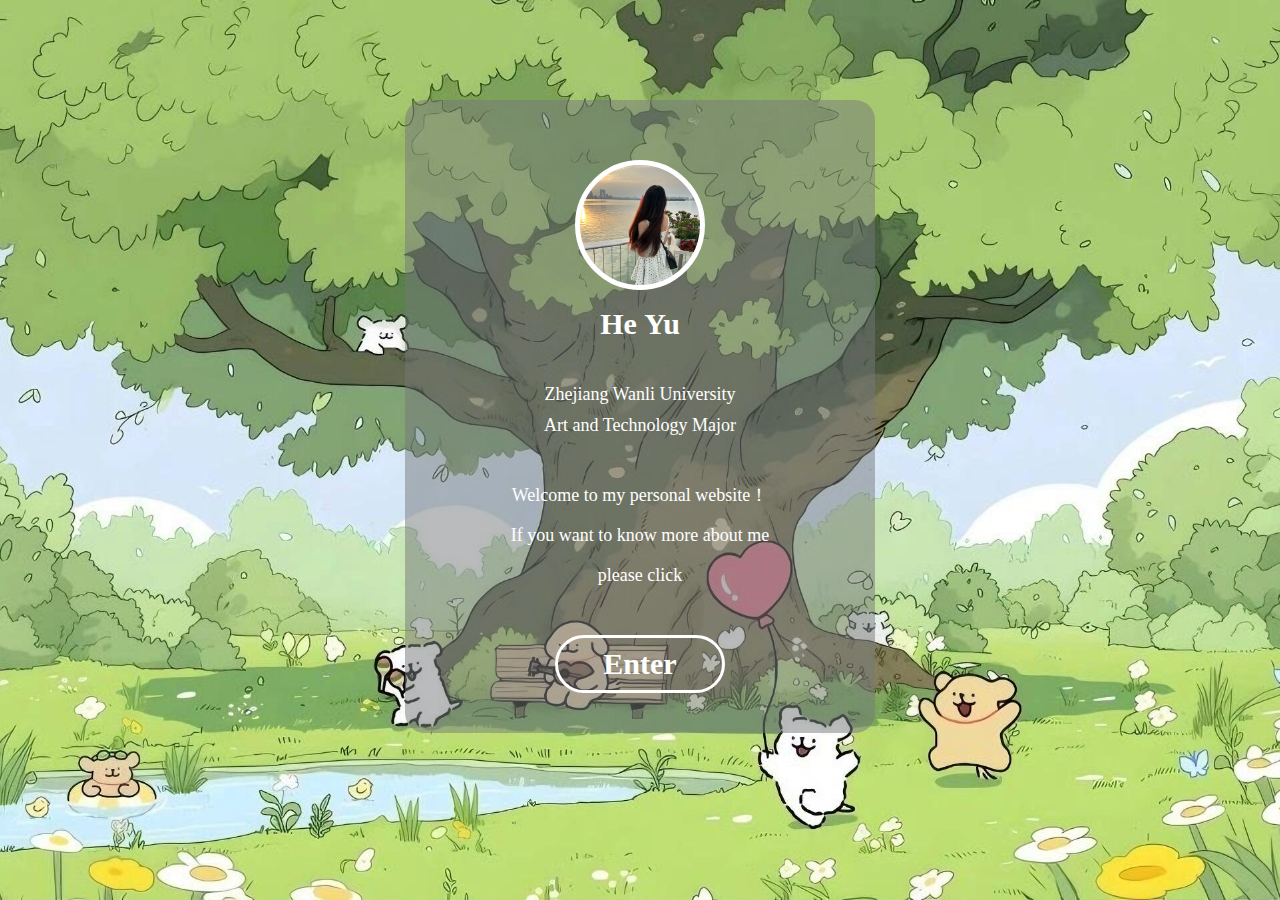
<file: docs/index.html>
<!DOCTYPE html>
<html>
	<head>
		<meta charset="utf-8">
		<title>欢迎来到我的首页</title>
		<link rel="stylesheet" href="css/index.css" />
		<link rel="stylesheet" href="css/base.css" />
	</head>
	<body>
		<div id="bkground">
			<div class="my-information">
				<i></i>
				<h3>He&nbsp;Yu</h3>
				<h4>Zhejiang Wanli University</h4>
				<h5>Art and Technology Major</h5>
				<p>Welcome to my personal website！</p>
				<p>If you want to know more about me</p>
				<p>please click</p>
				<a href="./html/home.html">&nbsp;&nbsp;Enter&nbsp;&nbsp;</a>
			</div>
		</div>
	</body>
</html>
</file>
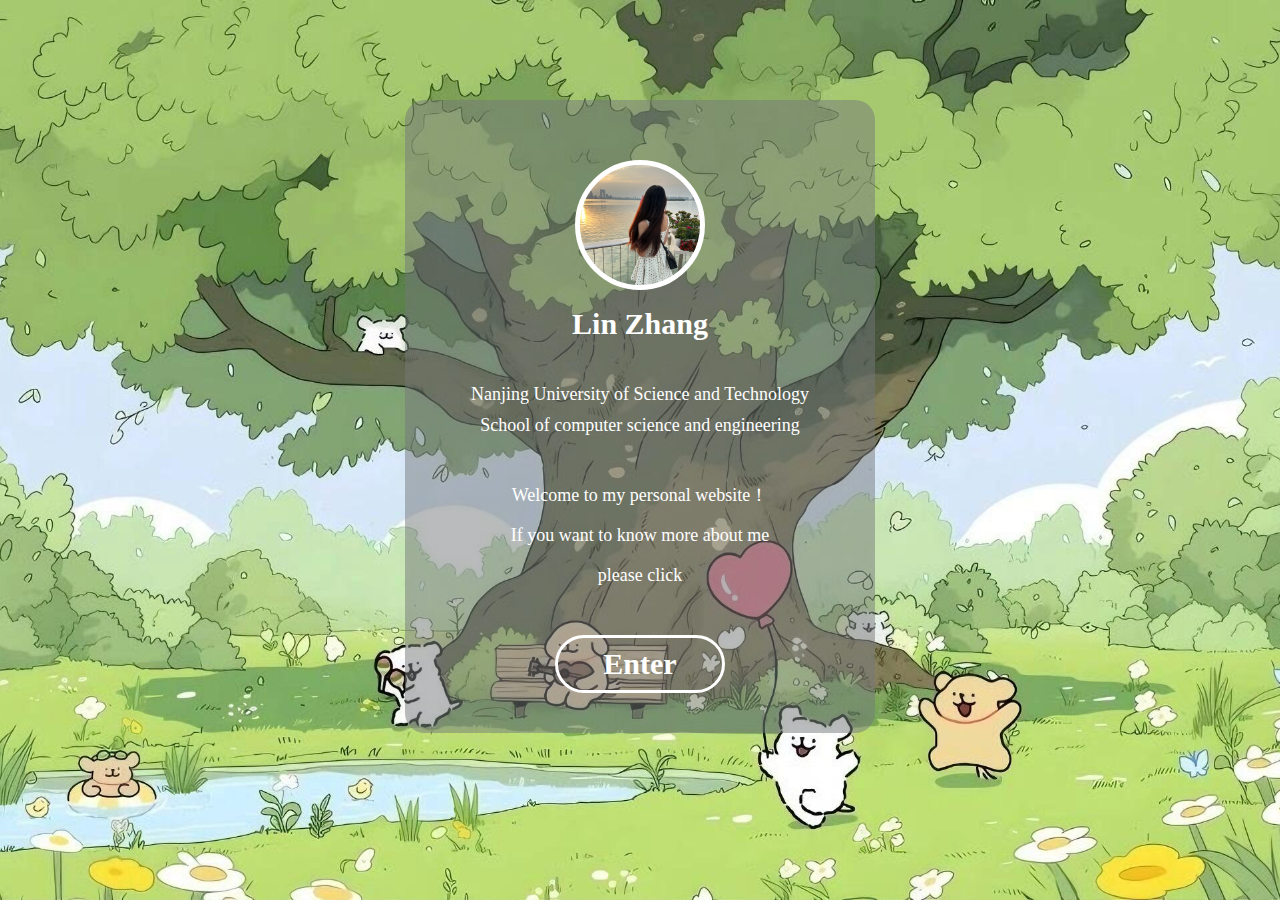
<file: MyIntroduction/index.html>
<!DOCTYPE html>
<html>
	<head>
		<meta charset="utf-8">
		<title>欢迎来到我的首页</title>
		<link rel="stylesheet" href="css/index.css" />
		<link rel="stylesheet" href="css/base.css" />
	</head>
	<body>
		<div id="bkground">
			<div class="my-information">
				<i></i>
				<h3>Lin&nbsp;Zhang</h3>
				<h4>Nanjing University of Science and Technology</h4>
				<h5>School of computer science and engineering</h5>
				<p>Welcome to my personal website！</p>
				<p>If you want to know more about me</p>
				<p>please click</p>
				<a href="./html/home.html">&nbsp;&nbsp;Enter&nbsp;&nbsp;</a>
			</div>
		</div>
	</body>
</html>
</file>
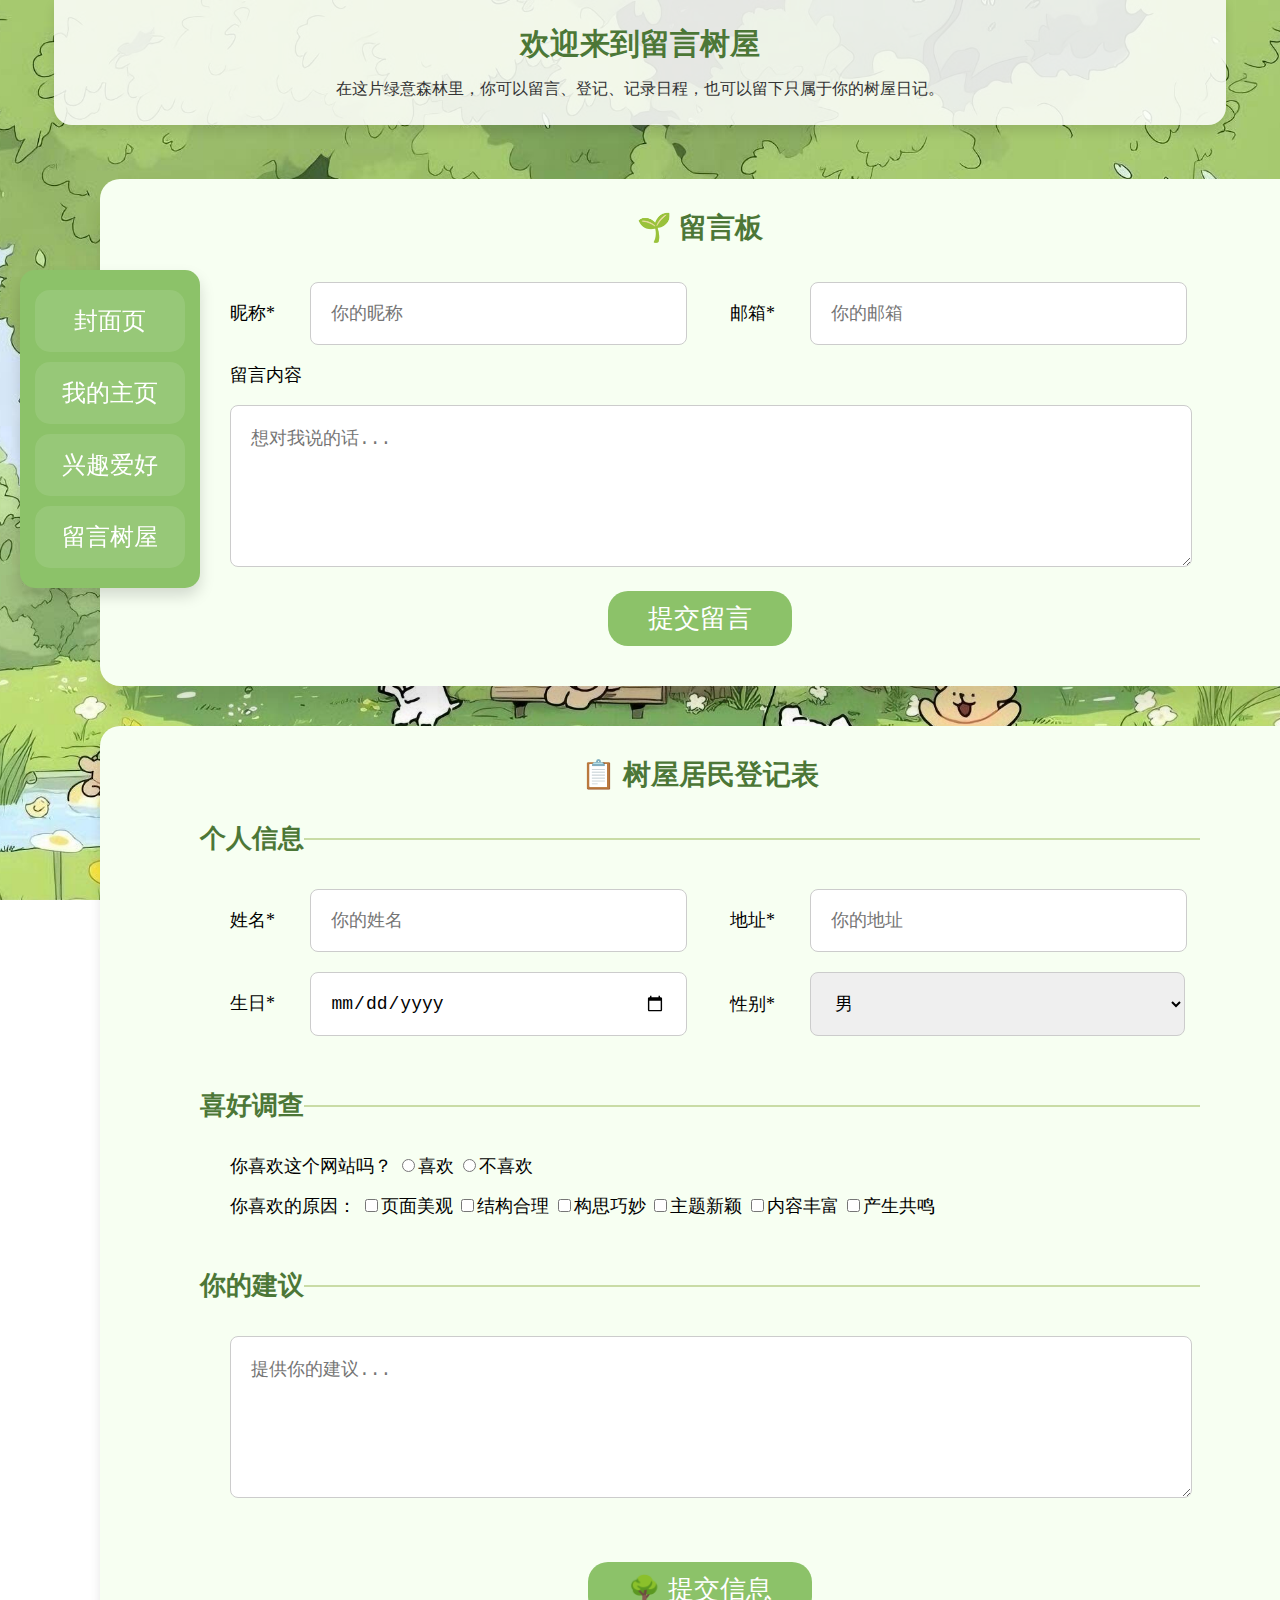
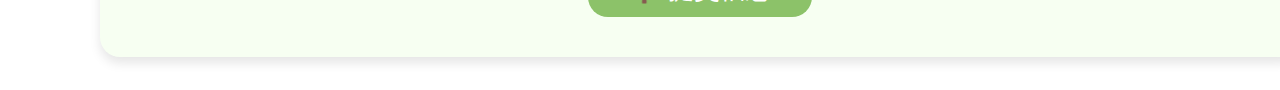
<file: docs/html/message.html>
<!DOCTYPE html>
<html>
	<head>
		<meta charset="utf-8" />
		<title>欢迎来到留言树屋</title>
		<link rel="stylesheet" href="../css/message.css" />
		<link rel="stylesheet" href="../css/base.css" />
	</head>
	<body>
		<div id="header">
			<div class="message-header">
				<h1>欢迎来到留言树屋</h1>
				<p>在这片绿意森林里，你可以留言、登记、记录日程，也可以留下只属于你的树屋日记。</p>
			</div>
		</div>
		<!-- 留言板 -->
		<div id="board1">
			<div class="form-section">
				<h2>🌱 留言板</h2>
				<form class="message-form">
					<div class="block1">
						<label for="user">昵称*</label>
						<input id="user" type="text"  placeholder="你的昵称" required="required"/>
					</div>
					<div class="block1">
						<label for="mail">邮箱*</label>
						<input id="mail" type="email" placeholder="你的邮箱" required="required"/>
					</div>
					<div class="block2">
						<label>留言内容</label>
						<textarea placeholder="想对我说的话..." rows="6" required="required"></textarea>
					</div>
					<div class="submit">
						<button type="submit">提交留言</button>
					</div>
				</form>
			</div>
		</div>
		<!-- 个人信息登记处 -->
		<div id="board2">
			<div class="form-section">
				<h2>📋 树屋居民登记表</h2>
				<form class="info-form">
					<div class="form1">
						<fieldset>
							<legend>个人信息</legend>
							<div class="block1">
								<label for="name">姓名*</label>
								<input id="name" type="text"  placeholder="你的姓名" required="required"/>
							</div>
							<div class="block1">
								<label for="address">地址*</label>
								<input id="address" type="text" placeholder="你的地址" required="required"/>
							</div>
							<div class="block1">
								<label for="date">生日*</label>
								<input id="date" type="date" required="required"/>
							</div>
							<div class="block1">
								<label>性别*</label>
								<select>
									<option>男</option>
									<option>女</option>
								</select>
							</div>
						</fieldset>
					</div>
					<div class="form2">
						<fieldset>
							<legend>喜好调查</legend>
							<p>你喜欢这个网站吗？
							<input type="radio" name="like">喜欢
							<input type="radio" name="like">不喜欢
							</p>
							<p>你喜欢的原因：
							<input type="checkbox">页面美观
							<input type="checkbox">结构合理
							<input type="checkbox">构思巧妙
							<input type="checkbox">主题新颖
							<input type="checkbox">内容丰富
							<input type="checkbox">产生共鸣
							</p>
						</fieldset>
					</div>
					<div class="form3">
						<fieldset>
							<legend>你的建议</legend>
							<textarea placeholder="提供你的建议..." rows="6" required="required"></textarea>
						</fieldset>
					</div>
					<div class="submit">
						<button type="submit">🌳 提交信息</button>
					</div>
				</form>
			</div>
		</div>
		<!-- 悬浮导航 -->
		<div class="box">
			<a href="../index.html">封面页</a>
			<a href="home.html">我的主页</a>
			<a href="detail.html">兴趣爱好</a>
			<a href="message.html" class="active">留言树屋</a>
		</div>
</body>
</html>
</file>
<file: docs/css/index.css>
body {
	margin: 0;
	padding: 0;
	font-family: "微软雅黑";
	background: url(../img/bk.jpeg) no-repeat center center fixed;
	background-size: cover;
}
#bkground{
	padding-top: 100px;
	text-align: center;
}
#bkground .my-information{
	width: 450px;
	height: auto;
	margin: 0 auto;
	padding: 130px 10px 40px 10px;
	position: relative;
	/* 设置透明度(最后一个参数) */
	background: rgba(116, 120, 122, 0.5);
	border-radius: 20px;
}
#bkground .my-information i{
	background: url(../img/头像.JPG)no-repeat center center;
	background-size: cover;
	width: 120px;
	height: 120px;
	display: inline-block;
	border-radius: 50%;
	border: 5px solid white;
	margin-top: -70px;
}
#bkground .my-information h3{
	font-size: 30px;
	color: white;
	font-weight: 700;
	line-height: 60px;
}
#bkground .my-information h4{
	font-size: 18px;
	color: white;
	font-weight: 400;
	padding-top: 30px;
} 
#bkground .my-information h5{
	font-size: 18px;
	font-weight: 400;
	color: white;
	line-height: 40px;
	padding-bottom: 20px;
} 
#bkground .my-information p{
	font-size: 18px;
	line-height: 20px;
	width: 80%;
	color: white;
	text-align: center;
	margin: 20px auto;
}
#bkground .my-information a {
  display: inline-block;
  font-size: 30px;
  font-weight: bold;
  color: white;
  border: 3px solid white;
  border-radius: 30px;
  padding: 9px 30px;
  margin-top: 30px;
  text-decoration: none;
  transition: all 0.3s ease;
}
#bkground .my-information a:hover {
  background-color: white;
  color: #8cc269;
  transform: scale(1.05);
}
</file>
<file: docs/css/base.css>
/* 公共样式 */
html,body,ul,li,ol,dl,dd,dt,p,h1,h2,h3,h4,h5,h6,form,fieldset,legend,img{
	margin: 0;
	padding: 0;
}
li{
	list-style: none;
}
a{
	text-decoration: none;
	color: #89898b;
}
i,em{
	font-style: normal;
}
b,strong{
	font-weight: normal;
}
/* 高度坍塌 */
.clearfix:after,
.clearfix:before{
	content: "";
	display: block;
	clear: both;
	overflow: hidden;
	visibility: hidden;
	height: 0;
}
/* 以上均为通用设置 */

/* 左侧固定悬浮框 */
.box {
	width: 180px;
	position: fixed;
	left: 20px;
	top: 270px;
	z-index: 99;
	background-color: #8cc269;
	border-radius: 15px;
	box-shadow: 0 8px 15px rgba(0, 0, 0, 0.15);
	padding: 10px 0;
	text-align: center;
}
.box a {
	display: block;
	padding: 15px 0;
	margin: 10px 15px;
	color: #fff;
	text-decoration: none;
	font-size: 24px;
	border-radius: 15px;
	background-color: rgba(255, 255, 255, 0.1);
	transition: background-color 0.3s, transform 0.2s;
}
.box a:active{
	background-color: #ffffff;
	color: #8cc269;
	transform: scale(1.05);
	font-weight: bold;
}
.box a:hover {
	background-color: #ffffff;
	color: #8cc269;
	transform: scale(1.05);
	font-weight: bold;
}
/* 右侧固定悬浮框 */
.box-right {
	width: 70px;
	height: 70px;
	position: fixed;
	right: 70px;
	bottom: 70px;
	z-index: 99;
	background: url(../img/返回顶部.png) no-repeat;
	background-size: 75px;
	background-position-x: -2px;
	background-position-y: -2px;
	border-radius: 70px;
	box-shadow: 0 8px 16px rgba(0, 0, 0, 0.15);
}
.box-right:hover{
	background-position-y: -80px;
}
.box-right a{
	display: block;
	width: 70px;
	height: 70px;
}

/* 尾部固定尾页 */
#footer {
	width: 100%;
	text-align: center;
	font-size: 1vw;
	background-color: #e0f5df;
	padding: 1.5vw 0;
	margin-top: 3vw;
	color: #444;
	line-height: 2vw；
}
#footer a {
	font-size: 1.2vw;
	color: #4c7737;
	text-decoration: none;
	margin: 0 0.5vw;
}
#footer a:hover {
  text-decoration: underline;
}
#footer p{
	line-height: 3vw;
	font-size: 1.2vw;
}
</file>
<file: MyIntroduction/css/index.css>
body {
	margin: 0;
	padding: 0;
	font-family: "微软雅黑";
	background: url(../img/bk.jpeg) no-repeat center center fixed;
	background-size: cover;
}
#bkground{
	padding-top: 100px;
	text-align: center;
}
#bkground .my-information{
	width: 450px;
	height: auto;
	margin: 0 auto;
	padding: 130px 10px 40px 10px;
	position: relative;
	/* 设置透明度(最后一个参数) */
	background: rgba(116, 120, 122, 0.5);
	border-radius: 20px;
}
#bkground .my-information i{
	background: url(../img/头像.JPG)no-repeat center center;
	background-size: cover;
	width: 120px;
	height: 120px;
	display: inline-block;
	border-radius: 50%;
	border: 5px solid white;
	margin-top: -70px;
}
#bkground .my-information h3{
	font-size: 30px;
	color: white;
	font-weight: 700;
	line-height: 60px;
}
#bkground .my-information h4{
	font-size: 18px;
	color: white;
	font-weight: 400;
	padding-top: 30px;
} 
#bkground .my-information h5{
	font-size: 18px;
	font-weight: 400;
	color: white;
	line-height: 40px;
	padding-bottom: 20px;
} 
#bkground .my-information p{
	font-size: 18px;
	line-height: 20px;
	width: 80%;
	color: white;
	text-align: center;
	margin: 20px auto;
}
#bkground .my-information a {
  display: inline-block;
  font-size: 30px;
  font-weight: bold;
  color: white;
  border: 3px solid white;
  border-radius: 30px;
  padding: 9px 30px;
  margin-top: 30px;
  text-decoration: none;
  transition: all 0.3s ease;
}
#bkground .my-information a:hover {
  background-color: white;
  color: #8cc269;
  transform: scale(1.05);
}
</file>
<file: MyIntroduction/css/base.css>
/* 公共样式 */
html,body,ul,li,ol,dl,dd,dt,p,h1,h2,h3,h4,h5,h6,form,fieldset,legend,img{
	margin: 0;
	padding: 0;
}
li{
	list-style: none;
}
a{
	text-decoration: none;
	color: #89898b;
}
i,em{
	font-style: normal;
}
b,strong{
	font-weight: normal;
}
/* 高度坍塌 */
.clearfix:after,
.clearfix:before{
	content: "";
	display: block;
	clear: both;
	overflow: hidden;
	visibility: hidden;
	height: 0;
}
/* 以上均为通用设置 */

/* 左侧固定悬浮框 */
.box {
	width: 180px;
	position: fixed;
	left: 20px;
	top: 270px;
	z-index: 99;
	background-color: #8cc269;
	border-radius: 15px;
	box-shadow: 0 8px 15px rgba(0, 0, 0, 0.15);
	padding: 10px 0;
	text-align: center;
}
.box a {
	display: block;
	padding: 15px 0;
	margin: 10px 15px;
	color: #fff;
	text-decoration: none;
	font-size: 24px;
	border-radius: 15px;
	background-color: rgba(255, 255, 255, 0.1);
	transition: background-color 0.3s, transform 0.2s;
}
.box a:active{
	background-color: #ffffff;
	color: #8cc269;
	transform: scale(1.05);
	font-weight: bold;
}
.box a:hover {
	background-color: #ffffff;
	color: #8cc269;
	transform: scale(1.05);
	font-weight: bold;
}
/* 右侧固定悬浮框 */
.box-right {
	width: 70px;
	height: 70px;
	position: fixed;
	right: 70px;
	bottom: 70px;
	z-index: 99;
	background: url(../img/返回顶部.png) no-repeat;
	background-size: 75px;
	background-position-x: -2px;
	background-position-y: -2px;
	border-radius: 70px;
	box-shadow: 0 8px 16px rgba(0, 0, 0, 0.15);
}
.box-right:hover{
	background-position-y: -80px;
}
.box-right a{
	display: block;
	width: 70px;
	height: 70px;
}

/* 尾部固定尾页 */
#footer {
	width: 100%;
	text-align: center;
	font-size: 1vw;
	background-color: #e0f5df;
	padding: 1.5vw 0;
	margin-top: 3vw;
	color: #444;
	line-height: 2vw；
}
#footer a {
	font-size: 1.2vw;
	color: #4c7737;
	text-decoration: none;
	margin: 0 0.5vw;
}
#footer a:hover {
  text-decoration: underline;
}
#footer p{
	line-height: 3vw;
	font-size: 1.2vw;
}
</file>
<file: docs/css/message.css>
body {
	margin: 0;
	padding: 0;
	font-family: "微软雅黑";
	background: url(../img/bk.jpeg) no-repeat center center fixed;
	background-size: cover;
	overflow-x: hidden; /* 防止横向滚动条 */
}
#header {
	width: 100%;
}
#header .message-header {
	width: 1100px;
	margin: 0 auto 34px;
	padding: 24px 36px;
	background-color: rgba(255, 255, 255, 0.85);
	border-radius: 0 0 18px 18px;
	font-family: "微软雅黑";
	box-shadow: 0 6px 12px rgba(0,0,0,0.1);
	color: #333;
	text-align: center;
}
#header .message-header h1 {
	color: #4c7737;
	font-size: 30px;
	margin-bottom: 12px;
}
#header .message-header p{
	line-height: 24px;
	font-size: 16px;
}

#board1 {
	width: 1200px;
	margin: auto;
	padding: 10px 100px;
	/* background-color: rgba(255, 255, 255, 0.85); */
}
#board1 .form-section {
	margin: 10px auto;
	background-color: #f7fff2;
	/* background-color: rgba(255, 255, 255, 0.9); */
	border-radius: 20px;
	padding: 30px 100px;
	box-shadow: 0 20px 20px rgba(0,0,0,0.1);
}
#board1 .form-section h2 {
	text-align: center;
	color: #4c7737;
	font-size: 28px;
	margin-bottom: 25px;
}
#board1 .form-section .message-form{
	margin: 0 auto;
	font-size: 18px;
	line-height: 40px;
}
#board1 .form-section .message-form .block1{
	width: 500px;
	float: left;
}
#board1 .form-section .message-form label {
	padding: 30px;
}
#board1 .form-section .message-form input {
	width: 335px;
	margin: 10px auto;
	padding: 20px;
	font-size: 18px;
	border: 1px solid #ccc;
	border-radius: 8px;
}
#board1 .form-section .message-form textarea {
	width: 920px;
	margin-top: 10px;
	margin-left: 30px;
	padding: 20px;
	font-size: 18px;
	border: 1px solid #ccc;
	border-radius: 8px;
}
#board1 .form-section .message-form .submit {
	text-align: center;
}
#board1 .form-section .message-form button {
	margin: 10px auto;
	padding: 10px 40px;
	font-size: 26px;
	color: white;
	background-color: #8cc269;
	border: none;
	border-radius: 20px;
}
#board1 .form-section .message-form button:hover {
	background-color: #6ea24b;
}

#board2 {
	width: 1200px;
	margin: auto;
	padding: 10px 100px;
}
#board2 .form-section {
	margin: 10px auto;
	background-color: #f7fff2;
	/* background-color: rgba(255, 255, 255, 0.9); */
	border-radius: 20px;
	padding: 30px 100px;
	box-shadow: 0 0.4vw 0.8vw rgba(0,0,0,0.1);
}
#board2 .form-section h2 {
	text-align: center;
	color: #4c7737;
	font-size: 28px;
	margin-bottom: 25px;
}
#board2 .form-section .info-form{
	margin: 0 auto;
	font-size: 18px;
	line-height: 40px;
}
#board2 .form-section .info-form fieldset {
	border: none;
	border-top: 2px solid #c9dca6;
	margin: 20px 0;
	padding: 20px 0;
}
#board2 .form-section .info-form fieldset legend {
	font-weight: bold;
	color: #4c7737;
	font-size: 26px;
}
#board2 .form-section .info-form fieldset label {
	padding: 30px;
}
#board2 .form-section .info-form .form1 fieldset .block1{
	width: 500px;
	float: left;
}
#board2 .form-section .info-form .form1 input {
	width: 335px;
	margin: 10px auto;
	padding: 20px;
	font-size: 18px;
	border: 1px solid #ccc;
	border-radius: 8px;
}
#board2 .form-section .info-form .form1 select {
	width: 375px;
	margin: 10px auto;
	padding: 20px;
	font-size: 18px;
	border: 1px solid #ccc;
	border-radius: 8px;
}
#board2 .form-section .info-form .form2 fieldset p {
	width: 900px;
	margin-left: 30px;
	line-height: 40px;
	font-size: 18px;
}
#board2 .form-section .info-form textarea {
	width: 920px;
	margin-top: 10px;
	margin-left: 30px;
	padding: 20px;
	font-size: 18px;
	border: 1px solid #ccc;
	border-radius: 8px;
}
#board2 .form-section .info-form select {
	width: 100%;
	margin: 10px auto;
	padding: 20px;
	font-size: 18px;
	border: 1px solid #ccc;
	border-radius: 8px;
}
#board2 .form-section .info-form .submit {
	text-align: center;
}
#board2 .form-section .info-form button {
	margin: 10px auto;
	padding: 10px 40px;
	font-size: 26px;
	color: white;
	background-color: #8cc269;
	border: none;
	border-radius: 20px;
}
#board2 .form-section .info-form button:hover {
	background-color: #6ea24b;
}

#date {
	width: 1200px;
	margin: auto;
	padding: 10px 100px;
}
#date .calendar-section {
	margin: 10px auto;
	background-color: #f7fff2;
	/* background-color: rgba(255, 255, 255, 0.9); */
	border-radius: 20px;
	padding: 30px 100px;
	box-shadow: 0 0.4vw 0.8vw rgba(0,0,0,0.1);
}
#date .calendar-section h2 {
	text-align: center;
	color: #4c7737;
	font-size: 28px;
	margin-bottom: 25px;
}
#date .calendar-section .calendar-table {
	width: 100%;
	border-spacing: 0;
	/* empty-cells: hide; */
	text-align: center;
}
#date .calendar-section .calendar-table td {
	border: 1px solid #ccc;
	background-color: #e0f5e6;
	padding: 20px;
	font-size: 16px;
	color: #333;
} 
#date .calendar-section .calendar-table .day {
	border: 1px solid #ccc;
	background-color: #c8f9d6;
}
</file>
